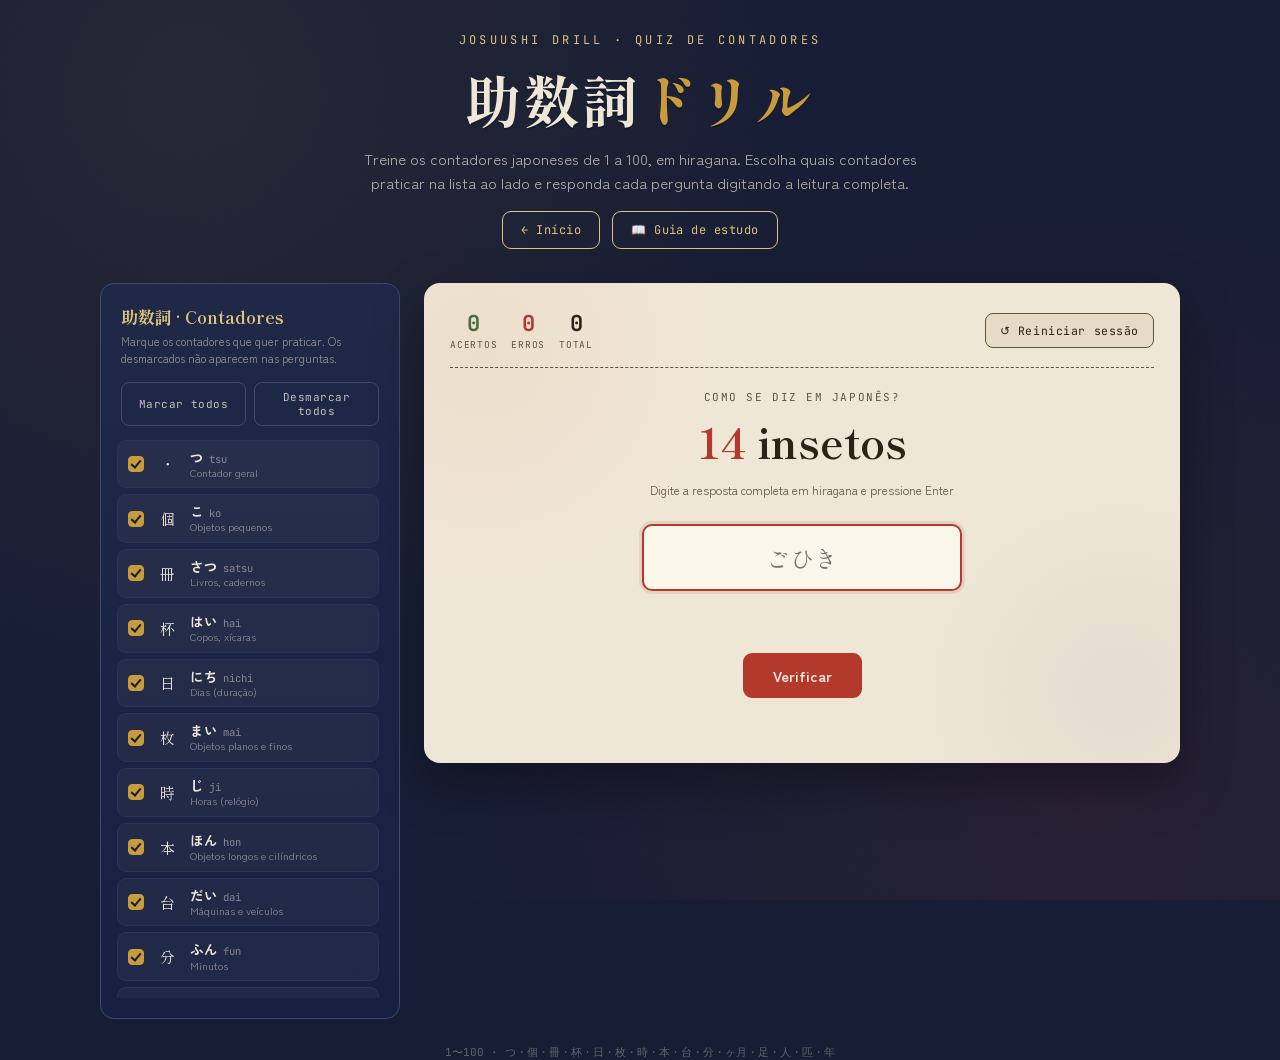
<file: counters.html>
<!DOCTYPE html>
<html lang="pt-BR">
<head>
<meta charset="UTF-8">
<meta name="viewport" content="width=device-width, initial-scale=1.0">
<title>助数詞ドリル — Treino de Contadores</title>
<link rel="preconnect" href="https://fonts.googleapis.com">
<link href="https://fonts.googleapis.com/css2?family=Shippori+Mincho:wght@500;700;800&family=Zen+Kaku+Gothic+New:wght@400;500;700;900&family=JetBrains+Mono:wght@400;600;700&display=swap" rel="stylesheet">
<style>
  :root{
    --bg-indigo: #171d34;
    --bg-indigo-2: #1f2846;
    --indigo-line: #3c4a73;
    --indigo-line-soft: #2a3459;
    --paper: #efe7d6;
    --paper-2: #e6dcc6;
    --ink: #2a2318;
    --ink-soft: #5c5341;
    --hanko: #b3392c;
    --hanko-dark: #8f2c22;
    --gold: #c89b3c;
    --gold-soft: #dcc27c;
    --ok: #4c6b3f;
  }

  *{ box-sizing: border-box; }

  html,body{ height:100%; }

  body{
    margin:0;
    min-height:100vh;
    background:
      radial-gradient(circle at 15% 10%, rgba(200,155,60,0.08), transparent 45%),
      radial-gradient(circle at 85% 90%, rgba(179,57,44,0.10), transparent 45%),
      var(--bg-indigo);
    background-attachment: fixed;
    font-family: 'Zen Kaku Gothic New', sans-serif;
    color: var(--paper);
    padding: 32px 20px 60px;
  }

  body::before{
    content:"";
    position: fixed;
    inset:0;
    pointer-events:none;
    opacity:0.35;
    background-image: url("data:image/svg+xml;utf8,<svg xmlns='http://www.w3.org/2000/svg' width='120' height='120'><filter id='n'><feTurbulence type='fractalNoise' baseFrequency='0.9' numOctaves='2' stitchTiles='stitch'/><feColorMatrix type='saturate' values='0'/></filter><rect width='100%' height='100%' filter='url(%23n)' opacity='0.06'/></svg>");
    mix-blend-mode: overlay;
  }

  .wrap{
    max-width: 1080px;
    margin: 0 auto;
    position: relative;
  }

  header.top{
    text-align:center;
    margin-bottom: 34px;
    position: relative;
  }

  .eyebrow{
    font-family: 'JetBrains Mono', monospace;
    font-size: 12px;
    letter-spacing: 0.28em;
    text-transform: uppercase;
    color: var(--gold-soft);
    margin-bottom: 10px;
  }

  h1{
    font-family: 'Shippori Mincho', serif;
    font-weight: 800;
    font-size: clamp(34px, 6vw, 56px);
    margin: 0 0 8px;
    letter-spacing: 0.04em;
    color: var(--paper);
    text-shadow: 0 2px 0 rgba(0,0,0,0.25);
  }

  h1 .accent{ color: var(--gold); }

  .subtitle{
    font-size: 15px;
    color: rgba(239,231,214,0.72);
    max-width: 560px;
    margin: 0 auto;
    line-height: 1.6;
  }

  /* Botão de Navegação / Ações da Header */
  .header-actions{
    display: flex;
    justify-content: center;
    gap: 12px;
    margin-top: 16px;
    flex-wrap: wrap;
  }

  .nav-btn, .guide-btn{
    font-family: 'JetBrains Mono', monospace;
    font-size: 12px;
    letter-spacing: 0.04em;
    background: transparent;
    border: 1px solid var(--gold-soft);
    color: var(--gold-soft);
    padding: 10px 18px;
    border-radius: 9px;
    cursor: pointer;
    text-decoration: none;
    display: inline-flex;
    align-items: center;
    gap: 6px;
    transition: background .15s ease, color .15s ease;
  }

  .nav-btn:hover, .guide-btn:hover{
    background: rgba(200,155,60,0.12);
  }

  .layout{
    display:grid;
    grid-template-columns: 300px 1fr;
    gap: 24px;
    align-items:start;
  }

  @media (max-width: 860px){
    .layout{ grid-template-columns: 1fr; }
  }

  /* ---------- Sidebar ---------- */

  .sidebar{
    background: linear-gradient(180deg, var(--bg-indigo-2), #172041);
    border: 1px solid var(--indigo-line);
    border-radius: 14px;
    padding: 18px 16px 20px;
    position: sticky;
    top: 20px;
  }

  .sidebar h2{
    font-family: 'Shippori Mincho', serif;
    font-size: 17px;
    margin: 2px 4px 4px;
    color: var(--gold-soft);
    font-weight: 700;
  }

  .sidebar .hint{
    font-size: 11.5px;
    color: rgba(239,231,214,0.55);
    margin: 0 4px 14px;
    line-height: 1.5;
  }

  .bulk-actions{
    display:flex;
    gap: 8px;
    margin: 0 4px 14px;
  }

  .bulk-actions button{
    flex:1;
    font-family: 'JetBrains Mono', monospace;
    font-size: 11px;
    letter-spacing: 0.04em;
    background: transparent;
    border: 1px solid var(--indigo-line);
    color: rgba(239,231,214,0.8);
    padding: 7px 6px;
    border-radius: 8px;
    cursor: pointer;
    transition: all .15s ease;
  }

  .bulk-actions button:hover{
    border-color: var(--gold-soft);
    color: var(--gold-soft);
  }

  .counter-list{
    display:flex;
    flex-direction: column;
    gap: 6px;
    max-height: 62vh;
    overflow-y: auto;
    padding-right: 4px;
  }

  .counter-list::-webkit-scrollbar{ width: 6px; }
  .counter-list::-webkit-scrollbar-thumb{ background: var(--indigo-line); border-radius: 4px; }

  .tag{
    display:flex;
    align-items:center;
    gap: 10px;
    background: rgba(239,231,214,0.04);
    border: 1px solid var(--indigo-line-soft);
    border-radius: 9px;
    padding: 8px 10px;
    cursor: pointer;
    transition: background .15s ease, border-color .15s ease, opacity .15s ease;
    user-select:none;
  }

  .tag:hover{ background: rgba(239,231,214,0.08); }

  .tag.off{ opacity: 0.4; }

  .tag input{ display:none; }

  .tag .box{
    width: 16px; height:16px;
    border-radius: 4px;
    border: 1.5px solid var(--gold-soft);
    flex: none;
    position: relative;
  }

  .tag input:checked + .box{ background: var(--gold); border-color: var(--gold); }
  .tag input:checked + .box::after{
    content:"";
    position:absolute; left:4px; top:1px;
    width:4px; height:8px;
    border: solid var(--bg-indigo);
    border-width: 0 2px 2px 0;
    transform: rotate(40deg);
  }

  .tag .kj{
    font-family: 'Shippori Mincho', serif;
    font-size: 15px;
    color: var(--paper);
    width: 26px;
    text-align:center;
    flex: none;
  }

  .tag .info{ min-width:0; }
  .tag .hira{
    font-size: 13.5px;
    font-weight: 700;
    color: var(--paper);
    line-height: 1.25;
  }
  .tag .hira .romaji{
    font-family:'JetBrains Mono', monospace;
    font-weight: 400;
    font-size: 10.5px;
    color: rgba(239,231,214,0.5);
    margin-left: 5px;
  }
  .tag .meaning{
    font-size: 10.5px;
    color: rgba(239,231,214,0.5);
    line-height: 1.3;
    white-space: nowrap;
    overflow:hidden;
    text-overflow: ellipsis;
  }

  /* ---------- Main quiz card ---------- */

  .main{
    background: var(--paper);
    background-image:
      radial-gradient(circle at 8% 15%, rgba(179,57,44,0.05), transparent 30%),
      radial-gradient(circle at 92% 85%, rgba(60,74,115,0.06), transparent 30%);
    border-radius: 16px;
    padding: 26px 26px 30px;
    color: var(--ink);
    box-shadow: 0 20px 50px rgba(0,0,0,0.35);
    position: relative;
    min-height: 480px;
  }

  .scoreboard{
    display:flex;
    justify-content: space-between;
    align-items:center;
    flex-wrap: wrap;
    gap: 10px;
    padding-bottom: 16px;
    margin-bottom: 22px;
    border-bottom: 1px dashed var(--ink-soft);
  }

  .score-pill{
    display:flex;
    gap: 14px;
    font-family: 'JetBrains Mono', monospace;
  }

  .score-item{ text-align:center; }
  .score-item .num{ font-size: 22px; font-weight: 700; }
  .score-item .lbl{ font-size: 9.5px; letter-spacing: 0.08em; text-transform: uppercase; color: var(--ink-soft); }
  .score-item.correct .num{ color: var(--ok); }
  .score-item.wrong .num{ color: var(--hanko); }

  #reset-btn{
    font-family: 'JetBrains Mono', monospace;
    font-size: 11.5px;
    letter-spacing: 0.05em;
    background: var(--paper-2);
    border: 1px solid var(--ink-soft);
    color: var(--ink);
    padding: 9px 14px;
    border-radius: 8px;
    cursor: pointer;
    transition: background .15s ease;
  }
  #reset-btn:hover{ background: #dcd0b3; }

  .quiz-empty{
    text-align:center;
    padding: 60px 10px;
    color: var(--ink-soft);
    font-size: 14px;
    line-height: 1.7;
  }

  .quiz-area{ display:none; }
  .quiz-area.active{ display:block; }
  .quiz-empty.hidden{ display:none; }

  .question-label{
    font-family: 'JetBrains Mono', monospace;
    font-size: 11px;
    letter-spacing: 0.14em;
    text-transform: uppercase;
    color: var(--ink-soft);
    text-align:center;
    margin-bottom: 10px;
  }

  .question{
    font-family: 'Shippori Mincho', serif;
    font-weight: 700;
    font-size: clamp(28px, 5vw, 42px);
    text-align:center;
    margin: 0 0 8px;
    line-height: 1.3;
  }

  .question .n{ color: var(--hanko); }

  .question-hint{
    text-align:center;
    font-size: 12px;
    color: var(--ink-soft);
    margin-bottom: 26px;
  }

  .answer-row{
    display:flex;
    justify-content:center;
    align-items:center;
    position: relative;
    margin-bottom: 8px;
  }

  #answer{
    font-family: 'Shippori Mincho', serif;
    font-size: 24px;
    text-align:center;
    padding: 14px 20px;
    width: min(320px, 68vw);
    border: 2px solid var(--ink-soft);
    border-radius: 10px;
    background: #faf6ea;
    color: var(--ink);
    outline: none;
    transition: border-color .15s ease, box-shadow .15s ease;
  }
  #answer:focus{ border-color: var(--hanko); box-shadow: 0 0 0 3px rgba(179,57,44,0.12); }
  #answer.correct{ border-color: var(--ok); }
  #answer.incorrect{ border-color: var(--hanko); }
  #answer:disabled{ opacity: 0.85; }

  .stamp{
    width: 62px; height: 62px;
    border-radius: 50%;
    display:flex;
    align-items:center;
    justify-content:center;
    position: absolute;
    left: calc(50% + min(160px, 34vw) + 16px);
    top: 50%;
    margin-top: -31px;
    font-family: 'Shippori Mincho', serif;
    font-weight: 800;
    font-size: 26px;
    opacity: 0;
    transform: scale(2.6) rotate(-18deg);
    pointer-events:none;
  }
  .stamp.show{
    animation: stampDown .32s cubic-bezier(.2,.9,.3,1.2) forwards;
  }
  .stamp.ok{
    color: var(--hanko);
    border: 3px solid var(--hanko);
    box-shadow: 0 0 0 1px rgba(179,57,44,0.25) inset;
  }
  .stamp.ng{
    color: var(--ink-soft);
    border: 3px solid var(--ink-soft);
  }
  @keyframes stampDown{
    0%{ opacity:0; transform: scale(2.6) rotate(-18deg); }
    55%{ opacity: 1; transform: scale(0.88) rotate(-8deg); }
    75%{ transform: scale(1.05) rotate(-10deg); }
    100%{ opacity:1; transform: scale(1) rotate(-10deg); }
  }

  .feedback{
    text-align:center;
    min-height: 26px;
    font-size: 14px;
    margin: 14px 0 22px;
  }
  .feedback .correct-answer{
    font-family: 'Shippori Mincho', serif;
    font-weight: 700;
    color: var(--hanko);
    font-size: 17px;
  }
  .feedback .counter-note{
    font-family: 'Zen Kaku Gothic New', sans-serif;
    font-size: 12px;
    color: var(--ink-soft);
    margin-top: 6px;
  }
  .feedback.ok-text{ color: var(--ok); }

  .actions{
    display:flex;
    justify-content:center;
    gap: 12px;
  }

  button.primary{
    font-family: 'Zen Kaku Gothic New', sans-serif;
    font-weight: 700;
    font-size: 14.5px;
    background: var(--hanko);
    color: var(--paper);
    border: none;
    padding: 12px 30px;
    border-radius: 9px;
    cursor: pointer;
    transition: background .15s ease, transform .1s ease;
  }
  button.primary:hover{ background: var(--hanko-dark); }
  button.primary:active{ transform: translateY(1px); }
  button.primary:disabled{ opacity: 0.4; cursor: not-allowed; }

  footer{
    text-align:center;
    margin-top: 26px;
    font-size: 11px;
    color: rgba(239,231,214,0.35);
    font-family: 'JetBrains Mono', monospace;
  }

  @media (max-width: 480px){
    .stamp{ display: none; }
  }

  @media (prefers-reduced-motion: reduce){
    .stamp.show{ animation: none; opacity:1; transform: scale(1) rotate(0deg); }
  }

  /* ---------- Study guide modal ---------- */

  .modal-overlay{
    display:none;
    position: fixed;
    inset: 0;
    background: rgba(10,13,26,0.72);
    backdrop-filter: blur(2px);
    z-index: 50;
    padding: 24px 16px;
    overflow-y: auto;
  }
  .modal-overlay.show{ display:block; }

  .modal{
    max-width: 980px;
    margin: 0 auto;
    background: var(--paper);
    color: var(--ink);
    border-radius: 16px;
    box-shadow: 0 30px 70px rgba(0,0,0,0.5);
    overflow: hidden;
  }

  .modal-head{
    display:flex;
    justify-content: space-between;
    align-items: flex-start;
    gap: 14px;
    padding: 24px 26px 18px;
    border-bottom: 1px dashed var(--ink-soft);
    background: linear-gradient(180deg, rgba(179,57,44,0.05), transparent);
  }
  .modal-head h2{
    font-family: 'Shippori Mincho', serif;
    font-size: 24px;
    margin: 4px 0 8px;
  }
  .modal-sub{
    font-size: 12.5px;
    color: var(--ink-soft);
    max-width: 520px;
    line-height: 1.6;
    margin: 0;
  }

  .guide-close{
    flex: none;
    background: var(--paper-2);
    border: 1px solid var(--ink-soft);
    color: var(--ink);
    width: 34px; height: 34px;
    border-radius: 50%;
    cursor: pointer;
    font-size: 14px;
    transition: background .15s ease;
  }
  .guide-close:hover{ background: #dcd0b3; }

  .modal-body{
    padding: 20px 26px 28px;
    display: grid;
    grid-template-columns: repeat(auto-fill, minmax(260px, 1fr));
    gap: 16px;
    max-height: 72vh;
    overflow-y: auto;
  }

  .guide-card{
    background: rgba(255,255,255,0.4);
    border: 1px solid rgba(42,35,24,0.14);
    border-radius: 12px;
    padding: 14px 16px 16px;
  }

  .guide-card-head{
    display:flex;
    align-items: baseline;
    gap: 8px;
    margin-bottom: 4px;
  }
  .guide-card-head .kj{
    font-family: 'Shippori Mincho', serif;
    font-size: 20px;
    font-weight: 700;
  }
  .guide-card-head .hira{
    font-size: 15px;
    font-weight: 700;
  }
  .guide-card-head .romaji{
    font-family: 'JetBrains Mono', monospace;
    font-size: 11px;
    color: var(--ink-soft);
  }
  .guide-card .meaning{
    font-size: 11.5px;
    color: var(--ink-soft);
    margin-bottom: 10px;
    line-height: 1.4;
  }

  .guide-table{
    display: grid;
    grid-template-columns: 1fr 1fr;
    gap: 3px 14px;
    font-size: 12.5px;
  }
  .guide-table .row{
    display:flex;
    justify-content: space-between;
    gap: 8px;
    padding: 2px 0;
    border-bottom: 1px dotted rgba(42,35,24,0.15);
  }
  .guide-table .row .n{
    font-family: 'JetBrains Mono', monospace;
    color: var(--hanko);
    font-weight: 700;
    flex: none;
  }
  .guide-table .row .r{
    font-family: 'Shippori Mincho', serif;
    text-align: right;
  }
  .guide-table .row.extra{
    grid-column: 1 / -1;
  }
  .guide-divider{
    grid-column: 1 / -1;
    font-family: 'JetBrains Mono', monospace;
    font-size: 9.5px;
    letter-spacing: 0.08em;
    text-transform: uppercase;
    color: var(--ink-soft);
    margin: 6px 0 1px;
    opacity: 0.7;
  }
</style>
</head>
<body>
<div class="wrap">

  <header class="top">
    <div class="eyebrow">josuushi drill · quiz de contadores</div>
    <h1>助数詞<span class="accent">ドリル</span></h1>
    <p class="subtitle">Treine os contadores japoneses de 1 a 100, em hiragana. Escolha quais contadores praticar na lista ao lado e responda cada pergunta digitando a leitura completa.</p>
    
    <div class="header-actions">
      <a href="index.html" class="nav-btn">← Início</a>
      <button id="guide-btn" class="guide-btn">📖 Guia de estudo</button>
    </div>
  </header>

  <div class="layout">

    <aside class="sidebar">
      <h2>助数詞 · Contadores</h2>
      <p class="hint">Marque os contadores que quer praticar. Os desmarcados não aparecem nas perguntas.</p>
      <div class="bulk-actions">
        <button id="select-all">Marcar todos</button>
        <button id="select-none">Desmarcar todos</button>
      </div>
      <div class="counter-list" id="counter-list"></div>
    </aside>

    <main class="main">

      <div class="scoreboard">
        <div class="score-pill">
          <div class="score-item correct">
            <div class="num" id="score-correct">0</div>
            <div class="lbl">Acertos</div>
          </div>
          <div class="score-item wrong">
            <div class="num" id="score-wrong">0</div>
            <div class="lbl">Erros</div>
          </div>
          <div class="score-item">
            <div class="num" id="score-total">0</div>
            <div class="lbl">Total</div>
          </div>
        </div>
        <button id="reset-btn" title="Zera o placar e recarrega a página">↺ Reiniciar sessão</button>
      </div>

      <div class="quiz-empty" id="quiz-empty">
        Selecione ao menos um contador na lista ao lado para começar o treino.
      </div>

      <div class="quiz-area" id="quiz-area">
        <div class="question-label">Como se diz em japonês?</div>
        <p class="question" id="question-text"></p>
        <p class="question-hint">Digite a resposta completa em hiragana e pressione Enter</p>

        <div class="answer-row">
          <input type="text" id="answer" autocomplete="off" autocapitalize="off" spellcheck="false" placeholder="ごひき">
          <div class="stamp" id="stamp"></div>
        </div>

        <div class="feedback" id="feedback"></div>

        <div class="actions">
          <button class="primary" id="action-btn">Verificar</button>
        </div>
      </div>

    </main>
  </div>

  <footer>1〜100 · つ・個・冊・杯・日・枚・時・本・台・分・ヶ月・足・人・匹・年</footer>
</div>

<div class="modal-overlay" id="guide-overlay">
  <div class="modal">
    <div class="modal-head">
      <div>
        <div class="eyebrow">reference · 参考</div>
        <h2>Guia de estudo dos contadores</h2>
        <p class="modal-sub">Cada contador muda de som dependendo do número — o padrão de 1 a 10 se repete nas dezenas. Consulte antes de treinar.</p>
      </div>
      <button id="guide-close" class="guide-close" aria-label="Fechar guia">✕</button>
    </div>
    <div class="modal-body" id="guide-body"></div>
  </div>
</div>

<script>
(function(){

  // ---------- Reading composition helpers ----------

  const tensDigitReading = {2:'に',3:'さん',4:'よん',5:'ご',6:'ろく',7:'なな',8:'はち',9:'きゅう'};

  // Generic composer: given a unitMap covering keys 1-9, 10, 100 (already fused with the
  // counter word, including any sound changes), builds the reading for any n in [1,100].
  function compose(n, unitMap){
    if(n === 100) return unitMap[100];
    const tens = Math.floor(n/10), ones = n % 10;
    if(tens === 0) return unitMap[ones];
    if(ones === 0){
      if(tens === 1) return unitMap[10];
      return tensDigitReading[tens] + unitMap[10];
    }
    if(tens === 1) return 'じゅう' + unitMap[ones];
    return tensDigitReading[tens] + 'じゅう' + unitMap[ones];
  }

  function regularUnitMap(suffix){
    return {1:'いち'+suffix,2:'に'+suffix,3:'さん'+suffix,4:'よん'+suffix,5:'ご'+suffix,
            6:'ろく'+suffix,7:'なな'+suffix,8:'はち'+suffix,9:'きゅう'+suffix,
            10:'じゅう'+suffix,100:'ひゃく'+suffix};
  }

  function dayReading(n){
    const wholeSpecial = {1:'いちにち',2:'ふつか',3:'みっか',4:'よっか',5:'いつか',6:'むいか',
                           7:'なのか',8:'ようか',9:'ここのか',10:'とおか'};
    if(n === 100) return 'ひゃくにち';
    if(n <= 10) return wholeSpecial[n];
    if(n === 20) return 'はつか';
    const tens = Math.floor(n/10), ones = n % 10;
    const tensReading = tens === 1 ? 'じゅう' : tensDigitReading[tens] + 'じゅう';
    if(ones === 0) return tensReading + 'にち';
    if(ones === 4) return tensReading + 'よっか';
    const digitReading = {1:'いち',2:'に',3:'さん',5:'ご',6:'ろく',7:'しち',8:'はち',9:'く'};
    return tensReading + digitReading[ones] + 'にち';
  }

  const jiTable = {
    1:'いちじ',2:'にじ',3:'さんじ',4:'よじ',5:'ごじ',6:'ろくじ',7:'しちじ',8:'はちじ',9:'くじ',10:'じゅうじ',
    11:'じゅういちじ',12:'じゅうにじ',13:'じゅうさんじ',14:'じゅうよじ',15:'じゅうごじ',16:'じゅうろくじ',
    17:'じゅうしちじ',18:'じゅうはちじ',19:'じゅうくじ',20:'にじゅうじ',21:'にじゅういちじ',
    22:'にじゅうにじ',23:'にじゅうさんじ',24:'にじゅうよじ'
  };

  function ninReading(n){
    if(n === 1) return 'ひとり';
    if(n === 2) return 'ふたり';
    const d = {1:'いち',2:'に',3:'さん',4:'よ',5:'ご',6:'ろく',7:'しち',8:'はち',9:'きゅう'};
    const unitMap = {1:d[1]+'にん',2:d[2]+'にん',3:d[3]+'にん',4:d[4]+'にん',5:d[5]+'にん',
                      6:d[6]+'にん',7:d[7]+'にん',8:d[8]+'にん',9:d[9]+'にん',10:'じゅうにん',100:'ひゃくにん'};
    return compose(n, unitMap);
  }

  function nenReading(n){
    const d = {1:'いち',2:'に',3:'さん',4:'よ',5:'ご',6:'ろく',7:'しち',8:'はち',9:'きゅう'};
    const unitMap = {1:d[1]+'ねん',2:d[2]+'ねん',3:d[3]+'ねん',4:d[4]+'ねん',5:d[5]+'ねん',
                      6:d[6]+'ねん',7:d[7]+'ねん',8:d[8]+'ねん',9:d[9]+'ねん',10:'じゅうねん',100:'ひゃくねん'};
    return compose(n, unitMap);
  }

  const tsuTable = {1:'ひとつ',2:'ふたつ',3:'みっつ',4:'よっつ',5:'いつつ',6:'むっつ',
                     7:'ななつ',8:'やっつ',9:'ここのつ',10:'とお'};

  // ---------- Counter definitions ----------

  const counters = [
    { id:'tsu', kanji:'', hira:'つ', romaji:'tsu', meaning:'Contador geral', min:1, max:10,
      reading:n => tsuTable[n],
      nouns:[['coisa','coisas'],['tarefa','tarefas'],['assunto','assuntos']] },

    { id:'ko', kanji:'個', hira:'こ', romaji:'ko', meaning:'Objetos pequenos', min:1, max:100,
      reading:n => compose(n, {1:'いっこ',2:'にこ',3:'さんこ',4:'よんこ',5:'ごこ',6:'ろっこ',
                                7:'ななこ',8:'はっこ',9:'きゅうこ',10:'じゅっこ',100:'ひゃっこ'}),
      nouns:[['maçã','maçãs'],['ovo','ovos'],['caixa','caixas'],['laranja','laranjas']] },

    { id:'satsu', kanji:'冊', hira:'さつ', romaji:'satsu', meaning:'Livros, cadernos', min:1, max:100,
      reading:n => compose(n, {1:'いっさつ',2:'にさつ',3:'さんさつ',4:'よんさつ',5:'ごさつ',6:'ろくさつ',
                                7:'ななさつ',8:'はっさつ',9:'きゅうさつ',10:'じゅっさつ',100:'ひゃくさつ'}),
      nouns:[['livro','livros'],['caderno','cadernos'],['revista','revistas']] },

    { id:'hai', kanji:'杯', hira:'はい', romaji:'hai', meaning:'Copos, xícaras', min:1, max:100,
      reading:n => compose(n, {1:'いっぱい',2:'にはい',3:'さんばい',4:'よんはい',5:'ごはい',6:'ろっぱい',
                                7:'ななはい',8:'はっぱい',9:'きゅうはい',10:'じゅっぱい',100:'ひゃっぱい'}),
      nouns:[['copo de suco','copos de suco'],['xícara de chá','xícaras de chá'],['tigela de sopa','tigelas de sopa']] },

    { id:'nichi', kanji:'日', hira:'にち', romaji:'nichi', meaning:'Dias (duração)', min:1, max:100,
      reading: dayReading,
      nouns:[['dia','dias']] },

    { id:'mai', kanji:'枚', hira:'まい', romaji:'mai', meaning:'Objetos planos e finos', min:1, max:100,
      reading:n => compose(n, regularUnitMap('まい')),
      nouns:[['folha de papel','folhas de papel'],['camisa','camisas'],['prato','pratos'],['cartão','cartões']] },

    { id:'ji', kanji:'時', hira:'じ', romaji:'ji', meaning:'Horas (relógio)', min:1, max:24,
      reading:n => jiTable[n],
      nouns:[['hora','horas']] },

    { id:'hon', kanji:'本', hira:'ほん', romaji:'hon', meaning:'Objetos longos e cilíndricos', min:1, max:100,
      reading:n => compose(n, {1:'いっぽん',2:'にほん',3:'さんぼん',4:'よんほん',5:'ごほん',6:'ろっぽん',
                                7:'ななほん',8:'はっぽん',9:'きゅうほん',10:'じゅっぽん',100:'ひゃっぽん'}),
      nouns:[['caneta','canetas'],['garrafa','garrafas'],['árvore','árvores'],['guarda-chuva','guarda-chuvas']] },

    { id:'dai', kanji:'台', hira:'だい', romaji:'dai', meaning:'Máquinas e veículos', min:1, max:100,
      reading:n => compose(n, regularUnitMap('だい')),
      nouns:[['carro','carros'],['computador','computadores'],['televisão','televisões']] },

    { id:'fun', kanji:'分', hira:'ふん', romaji:'fun', meaning:'Minutos', min:1, max:100,
      reading:n => compose(n, {1:'いっぷん',2:'にふん',3:'さんぷん',4:'よんぷん',5:'ごふん',6:'ろっぷん',
                                7:'ななふん',8:'はっぷん',9:'きゅうふん',10:'じゅっぷん',100:'ひゃっぷん'}),
      nouns:[['minuto','minutos']] },

    { id:'kagetsu', kanji:'ヶ月', hira:'かげつ', romaji:'kagetsu', meaning:'Meses (duração)', min:1, max:100,
      reading:n => compose(n, {1:'いっかげつ',2:'にかげつ',3:'さんかげつ',4:'よんかげつ',5:'ごかげつ',
                                6:'ろっかげつ',7:'ななかげつ',8:'はっかげつ',9:'きゅうかげつ',
                                10:'じゅっかげつ',100:'ひゃっかげつ'}),
      nouns:[['mês','meses']] },

    { id:'soku', kanji:'足', hira:'そく', romaji:'soku', meaning:'Pares de calçados', min:1, max:100,
      reading:n => compose(n, {1:'いっそく',2:'にそく',3:'さんぞく',4:'よんそく',5:'ごそく',6:'ろくそく',
                                7:'ななそく',8:'はっそく',9:'きゅうそく',10:'じゅっそく',100:'ひゃくそく'}),
      nouns:[['par de sapatos','pares de sapatos'],['par de meias','pares de meias'],['par de chinelos','pares de chinelos']] },

    { id:'nin', kanji:'人', hira:'にん', romaji:'nin', meaning:'Pessoas', min:1, max:100,
      reading: ninReading,
      nouns:[['pessoa','pessoas'],['aluno','alunos'],['amigo','amigos']] },

    { id:'hiki', kanji:'匹', hira:'ひき', romaji:'hiki', meaning:'Animais pequenos/médios', min:1, max:100,
      reading:n => compose(n, {1:'いっぴき',2:'にひき',3:'さんびき',4:'よんひき',5:'ごひき',6:'ろっぴき',
                                7:'ななひき',8:'はっぴき',9:'きゅうひき',10:'じゅっぴき',100:'ひゃっぴき'}),
      nouns:[['gato','gatos'],['cachorro','cachorros'],['peixe','peixes'],['inseto','insetos']] },

    { id:'nen', kanji:'年', hira:'ねん', romaji:'nen', meaning:'Anos (duração, não idade)', min:1, max:100,
      reading: nenReading,
      nouns:[['ano de estudo de japonês','anos de estudo de japonês'],
             ['ano morando no Rio','anos morando no Rio'],
             ['ano de experiência','anos de experiência'],
             ['ano de casamento','anos de casamento'],
             ['ano de espera','anos de espera']] },
  ];

  const enabled = new Set(counters.map(c => c.id));

  // ---------- Render sidebar ----------

  const listEl = document.getElementById('counter-list');

  counters.forEach(c => {
    const label = document.createElement('label');
    label.className = 'tag';
    label.dataset.id = c.id;
    label.innerHTML = `
      <input type="checkbox" checked>
      <span class="box"></span>
      <span class="kj">${c.kanji || '・'}</span>
      <span class="info">
        <div class="hira">${c.hira}<span class="romaji">${c.romaji}</span></div>
        <div class="meaning">${c.meaning}</div>
      </span>
    `;
    const checkbox = label.querySelector('input');
    checkbox.addEventListener('change', () => {
      if(checkbox.checked){ enabled.add(c.id); label.classList.remove('off'); }
      else { enabled.delete(c.id); label.classList.add('off'); }
      refreshAvailability();
    });
    listEl.appendChild(label);
  });

  document.getElementById('select-all').addEventListener('click', () => {
    document.querySelectorAll('.tag').forEach(t => {
      t.querySelector('input').checked = true;
      t.classList.remove('off');
      enabled.add(t.dataset.id);
    });
    refreshAvailability();
  });

  document.getElementById('select-none').addEventListener('click', () => {
    document.querySelectorAll('.tag').forEach(t => {
      t.querySelector('input').checked = false;
      t.classList.add('off');
      enabled.delete(t.dataset.id);
    });
    refreshAvailability();
  });

  // ---------- Quiz state ----------

  let score = { correct: 0, wrong: 0 };
  let current = null;   // { counter, n, correctAnswer, answered }

  const quizEmpty = document.getElementById('quiz-empty');
  const quizArea = document.getElementById('quiz-area');
  const questionText = document.getElementById('question-text');
  const answerInput = document.getElementById('answer');
  const feedback = document.getElementById('feedback');
  const actionBtn = document.getElementById('action-btn');
  const stampEl = document.getElementById('stamp');

  function refreshAvailability(){
    if(enabled.size === 0){
      quizEmpty.classList.remove('hidden');
      quizArea.classList.remove('active');
      current = null;
    } else {
      quizEmpty.classList.add('hidden');
      quizArea.classList.add('active');
      if(!current){ nextQuestion(); }
    }
  }

  function pick(arr){ return arr[Math.floor(Math.random() * arr.length)]; }

  function nextQuestion(){
    const pool = counters.filter(c => enabled.has(c.id));
    if(pool.length === 0){ refreshAvailability(); return; }

    const counter = pick(pool);
    const n = counter.min + Math.floor(Math.random() * (counter.max - counter.min + 1));
    const noun = pick(counter.nouns);
    const nounText = n === 1 ? noun[0] : noun[1];
    const correctAnswer = counter.reading(n);

    current = { counter, n, correctAnswer, answered: false };

    questionText.innerHTML = `<span class="n">${n}</span> ${nounText}`;
    feedback.textContent = '';
    feedback.className = 'feedback';
    answerInput.value = '';
    answerInput.className = '';
    answerInput.disabled = false;
    stampEl.className = 'stamp';
    stampEl.textContent = '';
    actionBtn.textContent = 'Verificar';
    actionBtn.disabled = false;
    answerInput.focus();
  }

  function submitAnswer(){
    if(!current || current.answered) return;
    const raw = answerInput.value.trim();
    if(raw === ''){ answerInput.focus(); return; }

    const isCorrect = raw === current.correctAnswer;
    current.answered = true;
    score.total = (score.correct + score.wrong);

    const counterNote = `<div class="counter-note">Contador ${current.counter.kanji ? current.counter.kanji + ' · ' : ''}${current.counter.hira} (${current.counter.romaji}) — ${current.counter.meaning}</div>`;

    if(isCorrect){
      score.correct++;
      answerInput.className = 'correct';
      feedback.className = 'feedback ok-text';
      feedback.innerHTML = `Isso mesmo!${counterNote}`;
      stampEl.className = 'stamp ok show';
      stampEl.textContent = '合';
    } else {
      score.wrong++;
      answerInput.className = 'incorrect';
      feedback.className = 'feedback';
      feedback.innerHTML = `Resposta certa: <span class="correct-answer">${current.correctAnswer}</span>
        ${counterNote}`;
      stampEl.className = 'stamp ng show';
      stampEl.textContent = '✕';
    }

    answerInput.disabled = true;
    actionBtn.textContent = 'Próxima pergunta →';
    updateScoreboard();
  }

  function updateScoreboard(){
    document.getElementById('score-correct').textContent = score.correct;
    document.getElementById('score-wrong').textContent = score.wrong;
    document.getElementById('score-total').textContent = score.correct + score.wrong;
  }

  actionBtn.addEventListener('click', () => {
    if(current && current.answered){ nextQuestion(); }
    else { submitAnswer(); }
  });

  document.addEventListener('keydown', (e) => {
    if(e.key !== 'Enter') return;
    if(!current) return;
    if(guideOverlay.classList.contains('show')) return;
    e.preventDefault();
    if(current.answered){ nextQuestion(); }
    else { submitAnswer(); }
  });

  document.getElementById('reset-btn').addEventListener('click', () => {
    location.reload();
  });

  // ---------- Study guide ----------

  const guideBody = document.getElementById('guide-body');

  counters.forEach(c => {
    const card = document.createElement('div');
    card.className = 'guide-card';

    const baseNumbers = [];
    for(let i = 1; i <= Math.min(10, c.max); i++) baseNumbers.push(i);

    let extraNumbers = [];
    if(c.max > 24){
      extraNumbers = [20,30,40,50,60,70,80,90,100].filter(n => n <= c.max);
    } else if(c.max > 10){
      for(let i = 11; i <= c.max; i++) extraNumbers.push(i);
    }

    const baseRows = baseNumbers.map(n =>
      `<div class="row"><span class="n">${n}</span><span class="r">${c.reading(n)}</span></div>`
    ).join('');

    const extraRows = extraNumbers.length ? `
      <div class="guide-divider">${c.max > 24 ? 'dezenas / 100' : 'continuação'}</div>
      ${extraNumbers.map(n =>
        `<div class="row"><span class="n">${n}</span><span class="r">${c.reading(n)}</span></div>`
      ).join('')}
    ` : '';

    card.innerHTML = `
      <div class="guide-card-head">
        <span class="kj">${c.kanji || '・'}</span>
        <span class="hira">${c.hira}</span>
        <span class="romaji">${c.romaji}</span>
      </div>
      <div class="meaning">${c.meaning}</div>
      <div class="guide-table">${baseRows}${extraRows}</div>
    `;
    guideBody.appendChild(card);
  });

  const guideOverlay = document.getElementById('guide-overlay');

  function openGuide(){ guideOverlay.classList.add('show'); }
  function closeGuide(){ guideOverlay.classList.remove('show'); }

  document.getElementById('guide-btn').addEventListener('click', openGuide);
  document.getElementById('guide-close').addEventListener('click', closeGuide);
  guideOverlay.addEventListener('click', (e) => { if(e.target === guideOverlay) closeGuide(); });
  document.addEventListener('keydown', (e) => {
    if(e.key === 'Escape' && guideOverlay.classList.contains('show')) closeGuide();
  });

  // ---------- Init ----------
  refreshAvailability();

})();
</script>
</body>
</html>
</file>
